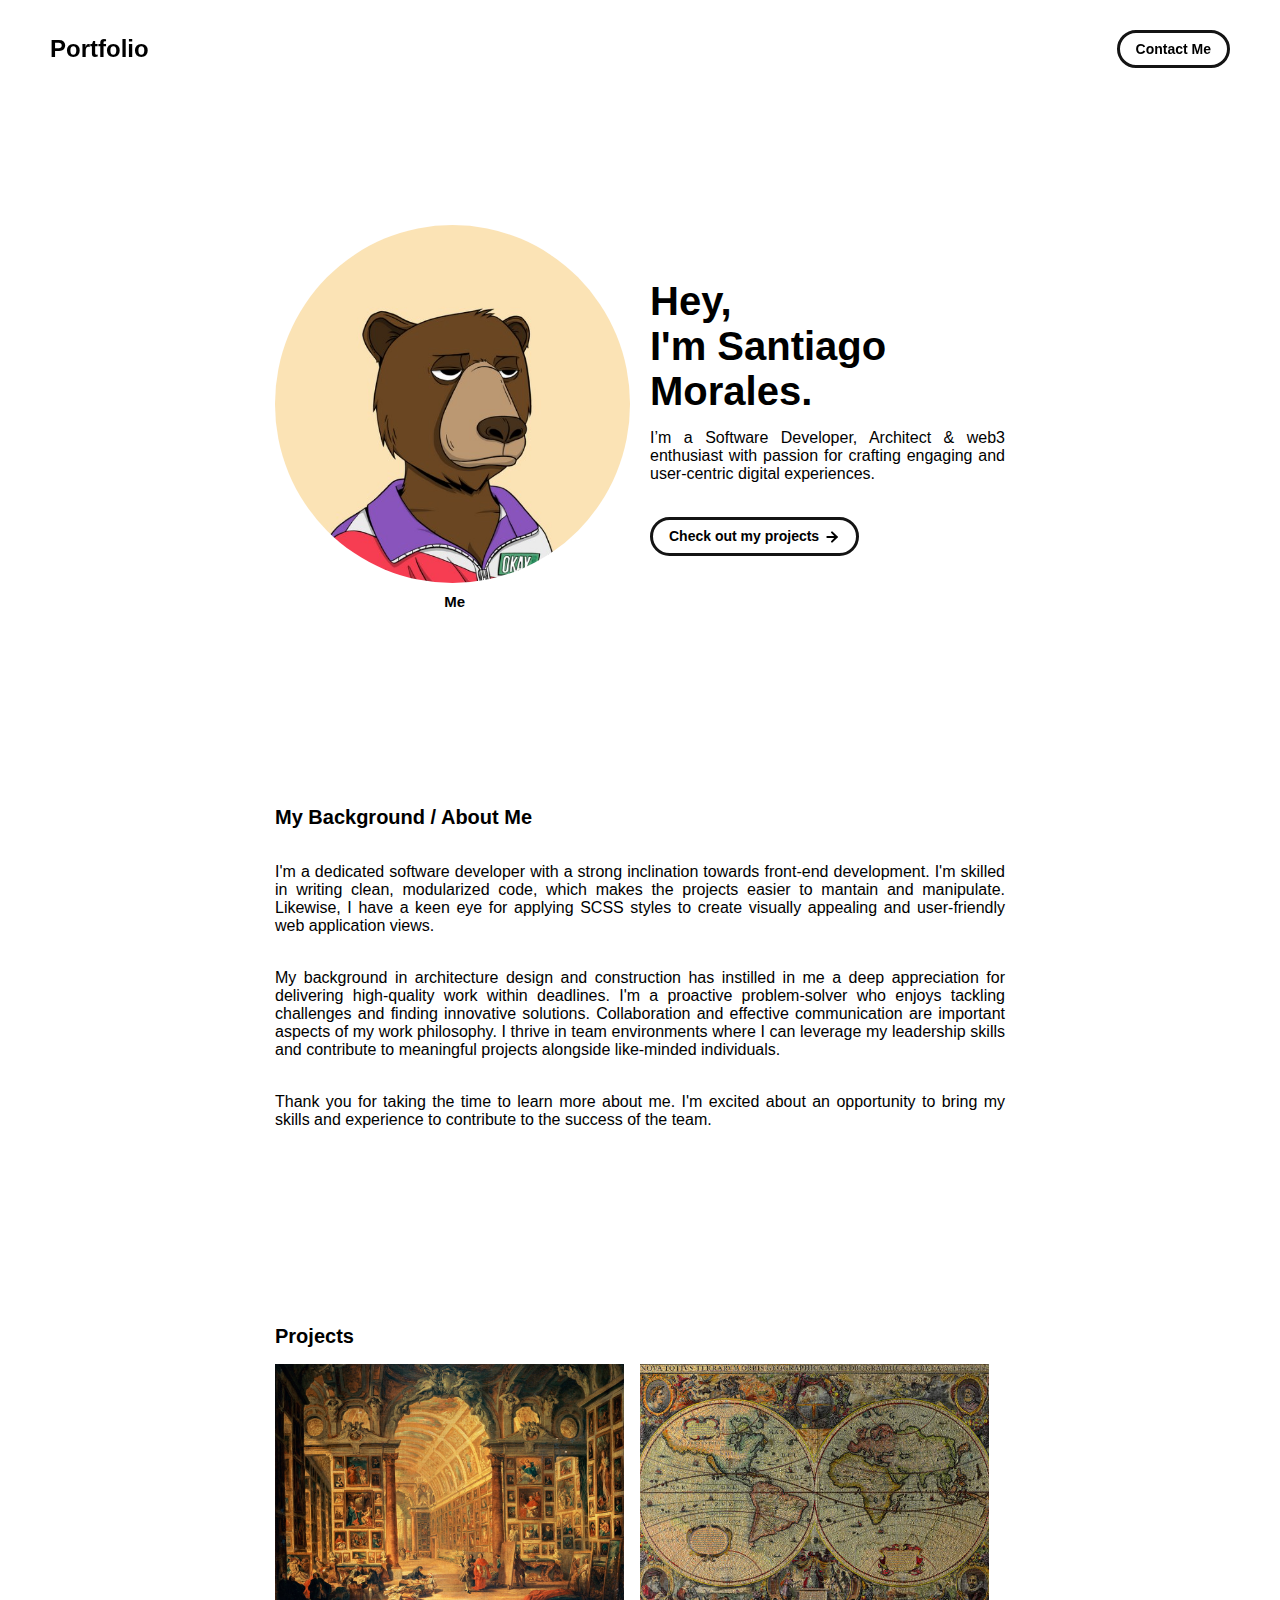
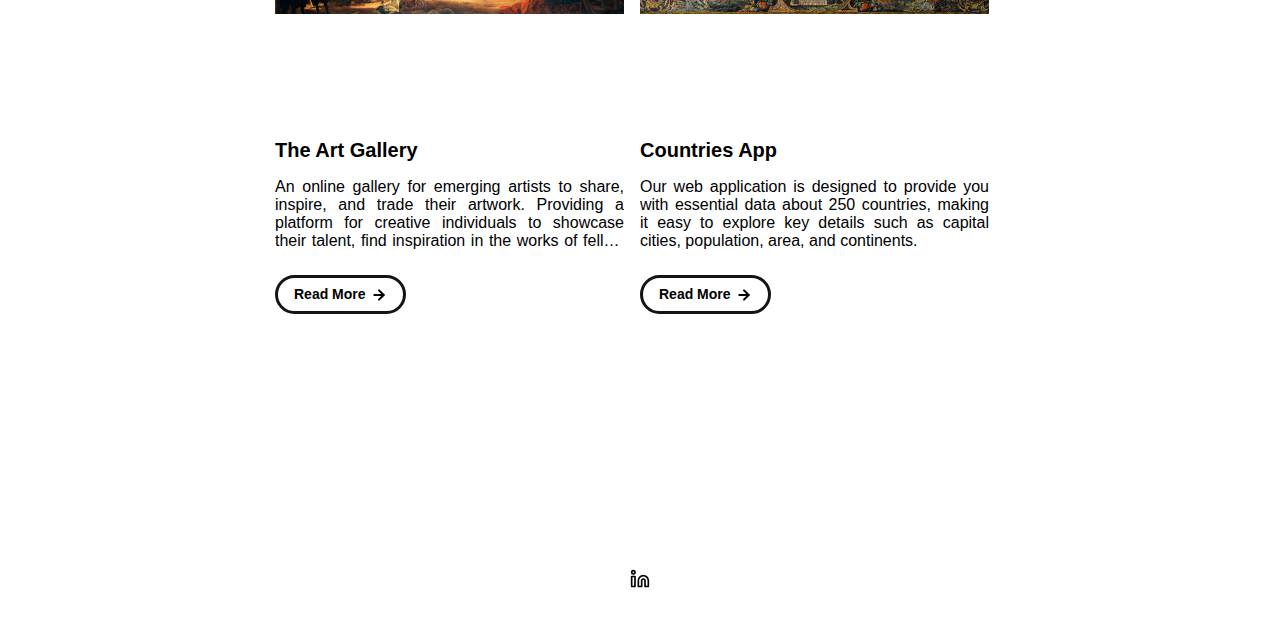
<file: index.html>
<!DOCTYPE html>
<html lang="en">
	<head>
		<meta charset="utf-8" />

		<link rel="icon" href="./assets/images/bear.jpg" />
		<title>Portfolio</title>
		<meta name="description" content="Portfolio" />
		<meta name="viewport" content="width=device-width, initial-scale=1" />

		<link rel="stylesheet" href="./css/layout.css" />
		<link rel="stylesheet" href="./css/typography.css" />
		<link rel="stylesheet" href="./css/utilities.css" />

		<script defer src="./js/script.js"></script>
	</head>
	<body>
		<!-- NAVBAR -->
		<div class="navbar">
			<!-- <a class="nav-title-link" href="./index.html"> -->
			<span class="nav-title">Portfolio</span>
			<a class="button" href="https://mail.google.com/mail/?view=cm&to=santiagoemezeta@gmail.com" target="_blank">
				<span class="button-text">Contact Me</span>
			</a>
			<!-- </a> -->
		</div>

		<!-- MAIN PAGE CONTENT -->
		<div id="main-content">
			<!-- PORTFOLIO HEADER -->
			<div id="portfolio-header">
				<div id="portfolio-header-image-container">
					<img src="./assets/images/bear.jpg" class="portfolio-header-image" />

					<a class="no-underline-me" target="_blank" href="https://github.com/Ssamza">
						<span class="button-Me">&nbsp;Me</span>
						<!-- <image src="./assets/icons/github.svg" class="github-icon"/> -->
					</a>
				</div>

				<div id="portfolio-header-text-container">
					<div class="header-text">
						<span class="main-title"
							>Hey,
							<br />
							I'm Santiago Morales.</span
						>

						<div class="body-descrip">
							I’m a Software Developer, Architect & web3 enthusiast with passion for crafting engaging and user-centric digital experiences.
						</div>
					</div>
					<a class="button" id="my-work-link">
						<span class="button-text">Check out my projects</span>
						<image src="./assets/icons/arrow-right.svg" class="right-arrow-icon" />
					</a>
				</div>
			</div>

			<!-- ABOUT SECTION -->

			<div id="about-section">
				<span class="subheader-text">My Background / About Me</span>
				<div class="about-section-content">
					<div class="body-text">
						<br />
						I'm a dedicated software developer with a strong inclination towards front-end development. I'm skilled in writing clean, modularized code, which
						makes the projects easier to mantain and manipulate. Likewise, I have a keen eye for applying SCSS styles to create visually appealing and
						user-friendly web application views.
						<!-- On the back end, I specialize in utilizing technologies such as Node.js, Express, and SQL. I excel at designing and implementing robust architectures, creating efficient data models, and building secure APIs. 
            I am passionate about organizing data logic, establishing clear routes, as well as ensuring cohesive relationships within the database. -->
					</div>
					<div class="body-text">
						My background in architecture design and construction has instilled in me a deep appreciation for delivering high-quality work within deadlines. I'm
						a proactive problem-solver who enjoys tackling challenges and finding innovative solutions. Collaboration and effective communication are important
						aspects of my work philosophy. I thrive in team environments where I can leverage my leadership skills and contribute to meaningful projects
						alongside like-minded individuals.
					</div>
					<div class="body-text">
						Thank you for taking the time to learn more about me. I'm excited about an opportunity to bring my skills and experience to contribute to the
						success of the team.
					</div>
				</div>
			</div>

			<!-- PROJECTS / MY WORK SECTION -->
			<div id="my-work-section">
				<span class="subheader-text">Projects</span>

				<div class="projects-container">
					<!-- 
            Project card strcuture 
            <div class="project-card">
              <img src="./assets/images/IMAGE_NAME" class="project-image">
              <div class="project-card-text-container">
                <div class="subheader-text project-title">PROJECT_NAME</div>
                <div class="body-text project-card-text">SMALL_PROJECT_DESCRIPTION</div>
              </div>
              <a class="button" href="./project-pages/PROJECT_PAGE_NAME.html">
                <span class="button-text">Read More</span>
                <image src="./assets/icons/arrow-right.svg" class="right-arrow-icon"/>
              </a>
            </div>
          -->

					<div class="project-card">
						<img src="./assets/images/artgallery.jpg" class="project-image" />
						<div class="project-card-text-container">
							<div class="subheader-text project-title">The Art Gallery</div>
							<div class="body-text project-card-text">
								An online gallery for emerging artists to share, inspire, and trade their artwork. Providing a platform for creative individuals to showcase
								their talent, find inspiration in the works of fellow artists, and engage in buying and selling art pieces. Discover a vibrant community of
								emerging artists and their captivating creations.
							</div>
						</div>
						<a class="button" href="./project-pages/TheArtGallery.html">
							<span class="button-text">Read More</span>
							<image src="./assets/icons/arrow-right.svg" class="right-arrow-icon" />
						</a>
					</div>
					<div class="project-card">
						<img src="./assets/images/countries.jpg" class="project-image" />
						<div class="project-card-text-container">
							<div class="subheader-text project-title">Countries App</div>
							<div class="body-text project-card-text">
								Our web application is designed to provide you with essential data about 250 countries, making it easy to explore key details such as capital
								cities, population, area, and continents.
							</div>
						</div>
						<a class="button" href="./project-pages/countries.html">
							<span class="button-text">Read More</span>
							<image src="./assets/icons/arrow-right.svg" class="right-arrow-icon" />
						</a>
					</div>
					<!-- <div class="project-card"> -->
					<!-- <img
							src="./assets/images/rick_mortyFilter.jpg"
							class="project-image"
						/>
						<div class="project-card-text-container">
							<div class="subheader-text project-title">Ricky & Morty App</div>
							<div class="body-text project-card-text">
								Elit pellentesque habitant morbi tristique senectus et netus et.
								Elementum tempus egestas sed sed risus pretium quam. Nibh ipsum
								consequat nisl vel pretium
							</div>
						</div>
						<a class="button" href="./project-pages/rick_morty.html">
							<span class="button-text">Read More</span>
							<image
								src="./assets/icons/arrow-right.svg"
								class="right-arrow-icon"
							/>
						</a> -->
					<!-- </div> -->
				</div>
			</div>
		</div>

		<!-- FOOTER -->
		<div id="footer">
			<!-- <a class="icon-link" target="_blank" href="https://instagram.com">
        <image src="./assets/icons/instagram.svg" class="footer-icon"/>
      </a> -->

			<!-- <a class="icon-link" target="_blank" href="https://twitter.com">
        <image src="./assets/icons/twitter.svg" class="footer-icon"/>
      </a> -->
			<a class="icon-link" target="_blank" href="https://www.linkedin.com/in/morales-santiago/">
				<image src="../assets/icons/linkedin.svg" class="footer-icon" />
			</a>
		</div>
	</body>
</html>
</file>
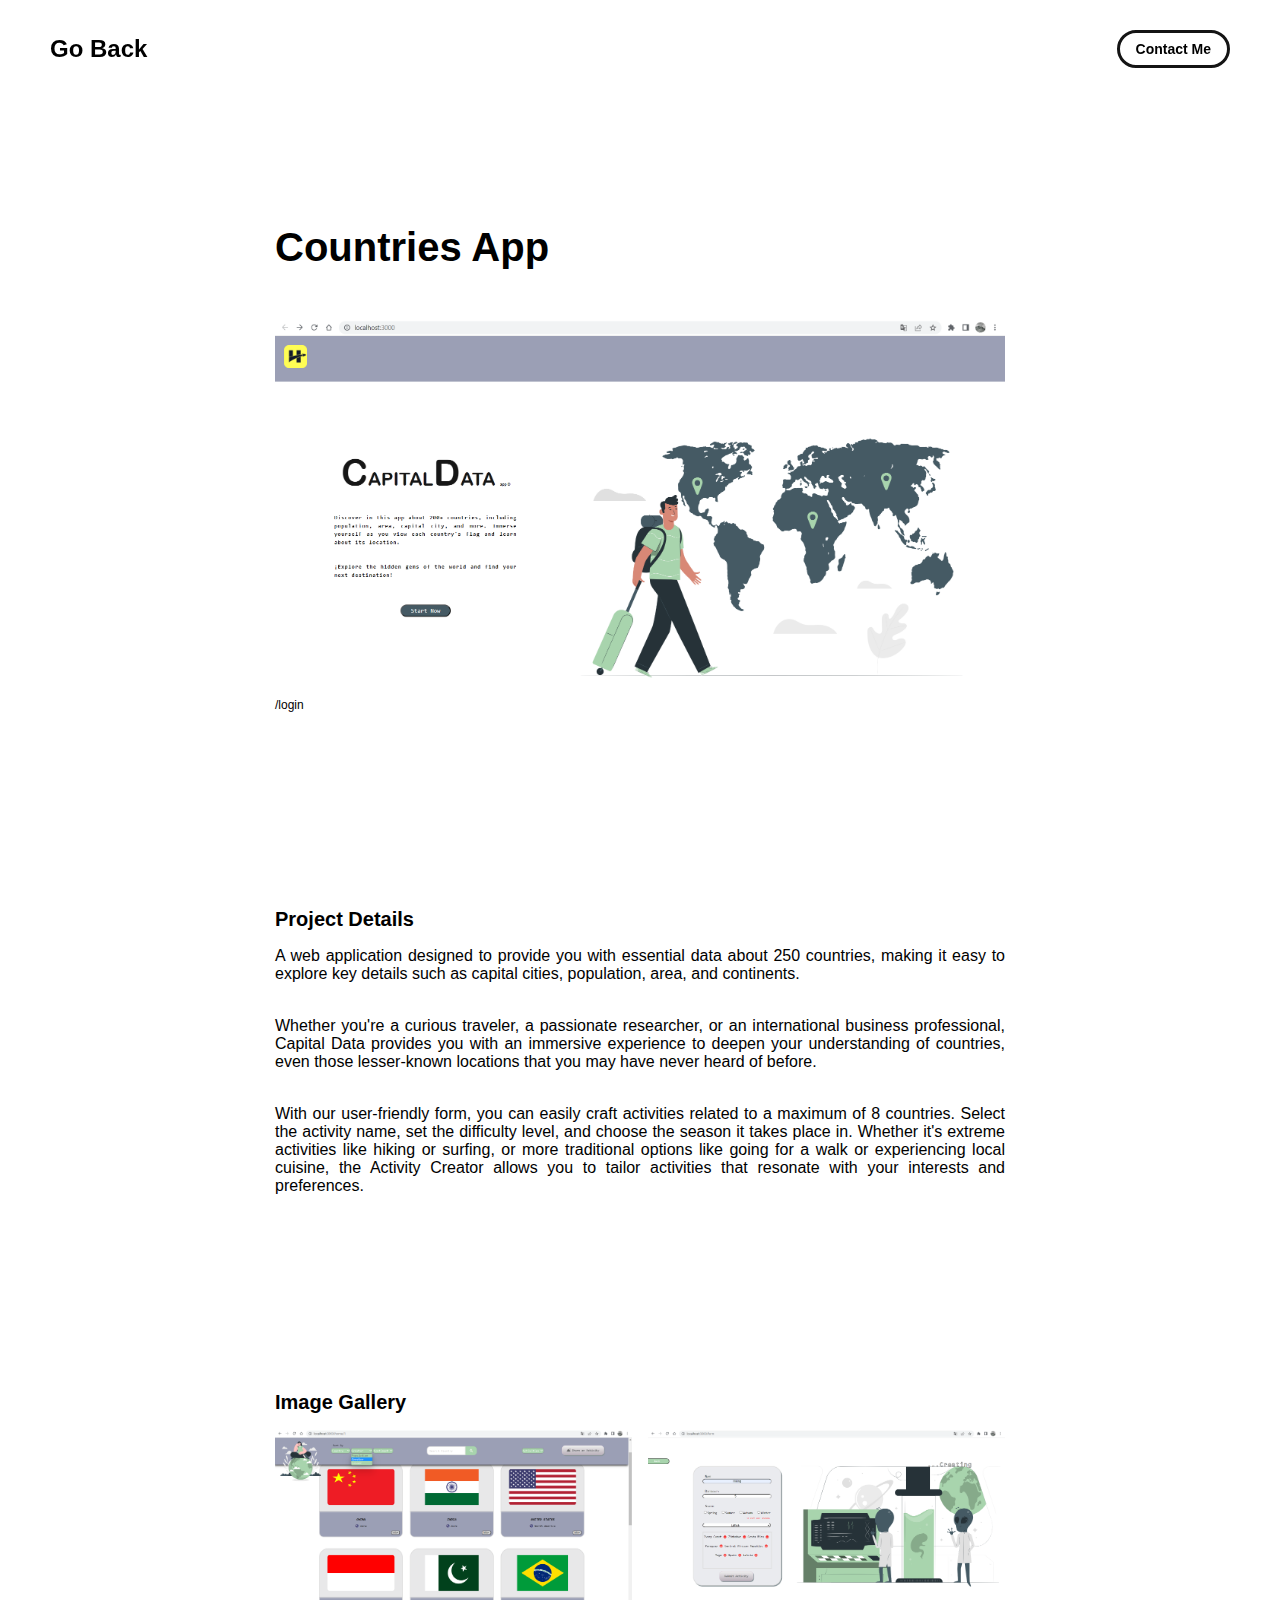
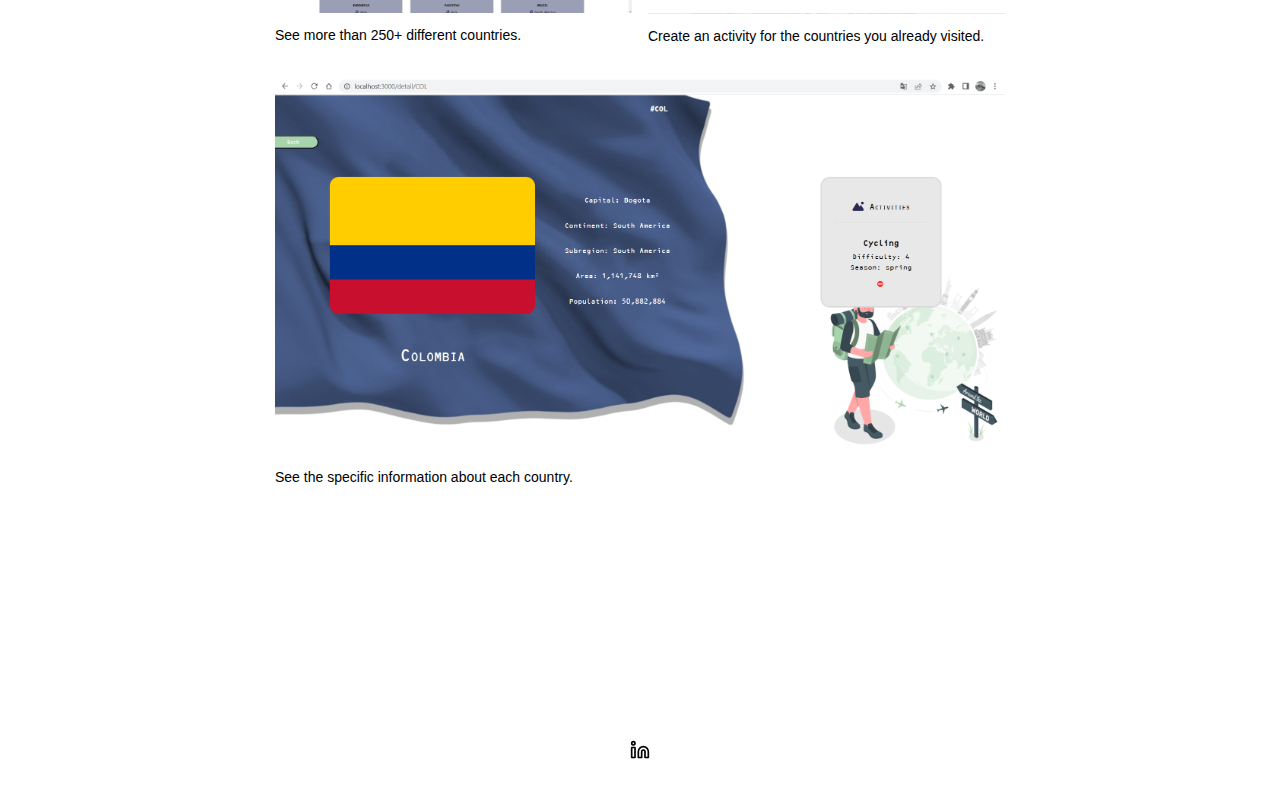
<file: project-pages/countries.html>
<!-- 
  IMPORTANT! 
  
  Keep this file unchanged to use as a template for all future project pages. 

  For every new project you add to your portfolio, make a copy of this file in the
  'project-pages' folder with a name related to the project.
-->


<!DOCTYPE html>
<html lang="en">
	<head>
		<meta charset="utf-8">
    <!-- 
      TODO

      Upload your Unemployable (or whatever photo you like) to the assets/images folder
      and change the name of the image below to match the uploaded one

      Change the title in the <title> tag to whatever you would like the title of your portfolio to be

      This should be the same across all pages.
     -->
     <link rel="icon" href="../assets/images/bear.jpg" />
     <title>Portfolio</title>
    <meta name="description" content="Portfolio">
    <meta name="viewport" content="width=device-width, initial-scale=1" />

		<link rel="stylesheet" href="../css/layout.css">
    <link rel="stylesheet" href="../css/typography.css">
    <link rel="stylesheet" href="../css/utilities.css">

		<script defer src="../js/script.js"></script>
	</head>
	<body>
    <!-- NAVBAR -->
    <div class="navbar">
      <a class="nav-title-link" href="../index.html">
        <!-- 
          TODO - Change the "Portfolio Title" to whatever you want displayed in the top left

          (this should be the same across all pages)
         -->
        <span class="nav-title">Go Back</span>
        <!-- 
          TODO - Change the email after 'mailto:' to your email address for contact 
        
          (this should be the same across all pages)
        -->
        <a
				class="button"
				href="https://mail.google.com/mail/?view=cm&to=santiagoemezeta@gmail.com"
				target="_blank"
			>
				<span class="button-text">Contact Me</span>
			</a>
      </a>
    </div>

    <!-- MAIN PAGE CONTENT -->
    <div id="main-content">

      <!-- PROJECT HEADER -->
      <div id="project-header">
          <!-- 
            TODO

            - Change the 'main-title' text to the name of your project
            - Change the 'body-text' text to a short and sweet description of your project (maybe the same as the one on the project card)
            - Change "desktop.jpeg" to the image filename you uploaded in the assets/images folder.
          -->
        <div class="main-title">Countries App</div>
        <br>
        <div>
        <a href="../assets/images/CountriesLanding.png" target="_blank">
        <image class="project-header-image" src="../assets/images/CountriesLanding.png">
        </a>
          <div class="body-title">/login</div>
        </div>
      </div>

      <!-- PROJECT DETAILS -->
      <!-- 
        TODO

        - Change the 'subheader-text' to whatever header you want for project details
        - Add paragraphs using the <div class="body-text"></div> elements in the "project-details-content"
      -->
      <div id="project-details">
        <div class="subheader-text">Project Details</div>
        <div class="project-details-content">
          <div class="body-text">
            A web application designed to provide you with essential
								data about 250 countries, making it easy to explore key details
								such as capital cities, population, area, and continents.
          </div>
          <div class="body-text">
            Whether you're a curious traveler, a passionate researcher, or an international business professional, 
            Capital Data provides you with an immersive experience to deepen your understanding of countries, 
            even those lesser-known locations that you may have never heard of before.
          </div>
          <div class="body-text">
            With our user-friendly form, you can easily craft activities related to a maximum of 8 countries.
            Select the activity name, set the difficulty level, and choose the season it takes place in.
            Whether it's extreme activities like hiking or surfing, or more traditional options like going for a walk or experiencing local cuisine, 
            the Activity Creator allows you to tailor activities that resonate with your interests and preferences.
          </div>
        </div>
      </div>

      <!-- IMAGE GALLERY -->
      <div id="project-gallery">
        <!-- TODO - Change the 'subheader-text' to whatever you want the Gallery section header to say -->
        <div class="subheader-text">Image Gallery</div>
        <div class="project-gallery-content">
            <!-- 
              TODO

              This is where the images in the gallery live. Here's a simple gallery image for you to copy:

              Full Width Image:

                <div class="gallery-image-container">
                  <img src="../assets/images/IMAGE_NAME" class="gallery-image">
                  <span class="image-caption">IMAGE_CAPTION</span>
                </div>

              Half Width Image: 

                <div class="gallery-image-container half-width">
                  <img src="../assets/images/IMAGE_NAME" class="gallery-image">
                  <span class="image-caption">IMAGE_CAPTION</span>
                </div>

              - To add an image to the this area, copy one of the above, paste it below this comment, and change the following:
                  - IMAGE_NAME: the name of the image file in assets/images
                  - IMAGE_CAPTION: to the caption of the image
            -->
            <div class="gallery-image-container half-width">
              <a href="../assets/images/CountriesHome.png" target="_blank"> <!-- Aquí agregamos el enlace -->
                <img src="../assets/images/CountriesHome.png" class="gallery-image">
              </a>
              <span class="image-caption">See more than 250+ different countries.</span>
            </div>
            <div class="gallery-image-container half-width">
              <a href="../assets/images/CountriesForm.png" target="_blank"> <!-- Aquí agregamos el enlace -->
                <img src="../assets/images/CountriesForm.png" class="gallery-image">
              </a>
              <span class="image-caption">Create an activity for the countries you already visited.</span>
            </div>
            <div class="gallery-image-container">
              <a href="../assets/images/CountriesDetail.png" target="_blank"> <!-- Aquí agregamos el enlace -->
                <img src="../assets/images/CountriesDetail.png" class="gallery-image">
              </a>
              <span class="image-caption">See the specific information about each country.</span>
            </div>
            
        </div>
      </div>
    </div>

    <!-- FOOTER -->
    <div id="footer">
      <!-- 
        TODO - Change href to your Instagram account (can also delete entire "a" element if no Instagram) 

        This should be the same across all pages.
      -->
      <!-- <a class="icon-link" target="_blank" href="https://twitter.com/whitevans_eth">
        <image src="../assets/icons/instagram.svg" class="footer-icon"/>
      </a> -->

      <a class="icon-link" target="_blank" href="https://www.linkedin.com/in/morales-santiago/">
        <image src="../assets/icons/linkedin.svg" class="footer-icon"/>
      </a>
<!-- 
      <a class="icon-link" href="mailto:whitevans.eth@gmail.com">
        <image src="../assets/icons/mail.svg" class="footer-icon"/>
      </a> -->
    </div>

	</body>
</html>
</file>
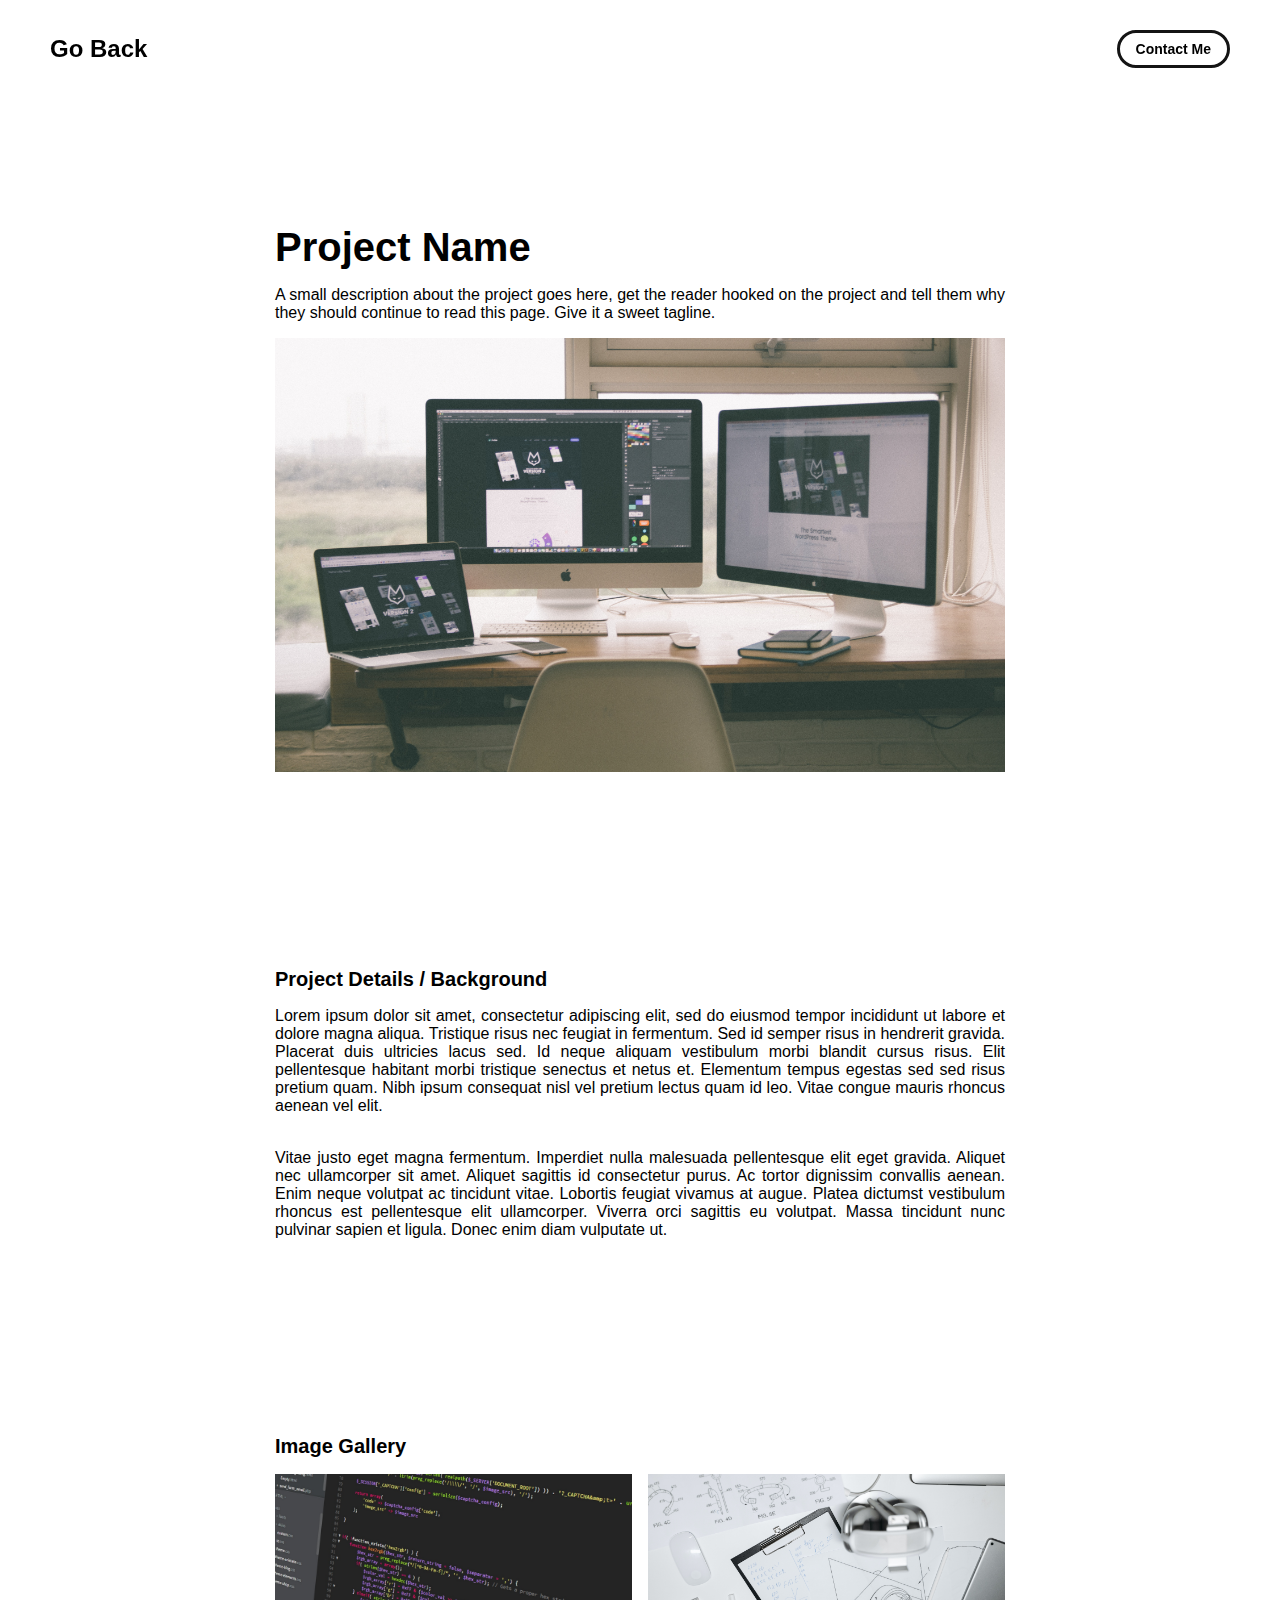
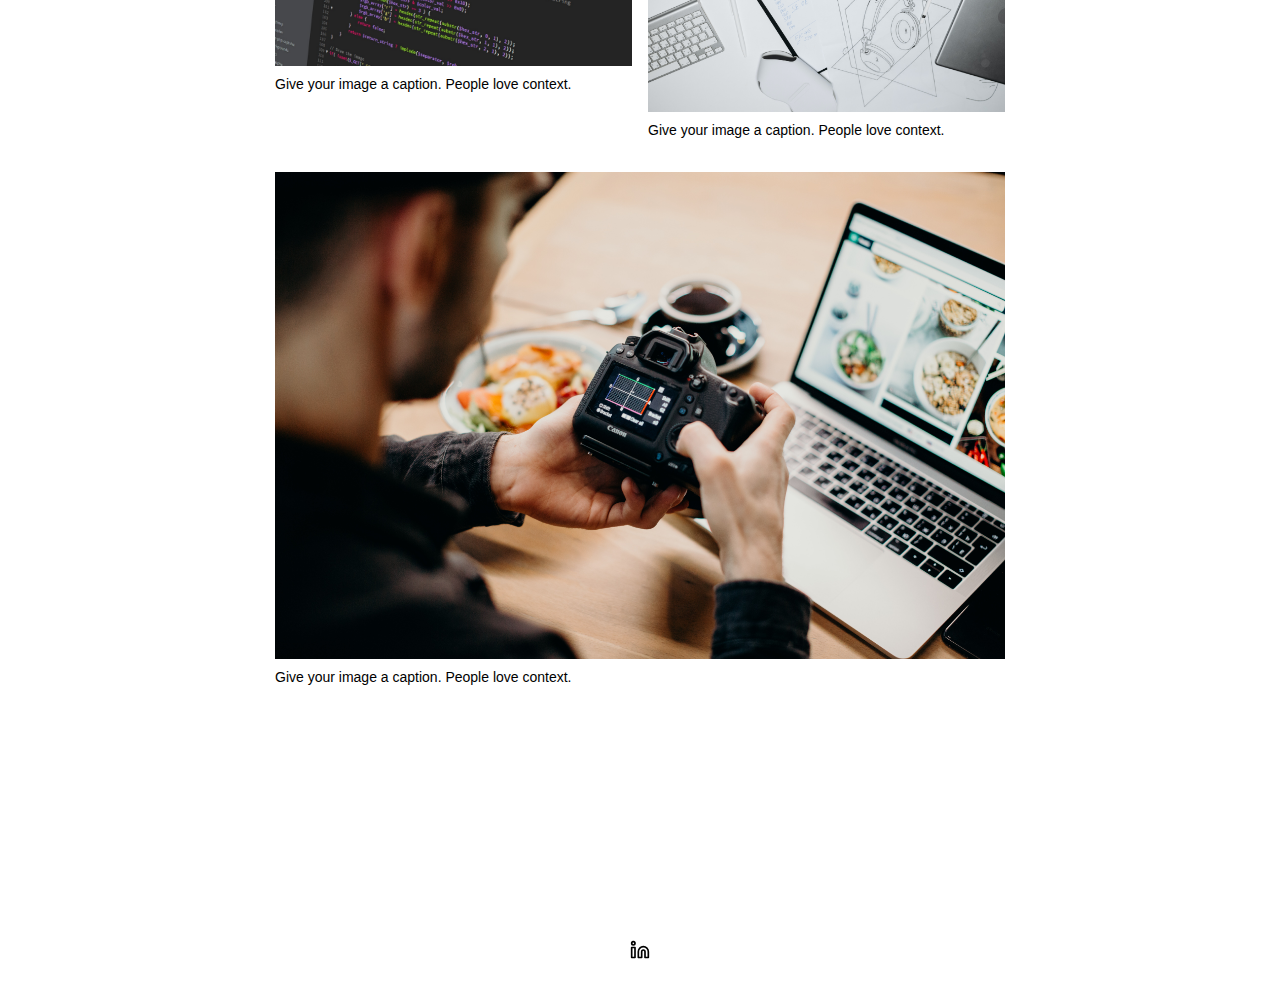
<file: project-pages/project-template.html>
<!-- 
  IMPORTANT! 
  
  Keep this file unchanged to use as a template for all future project pages. 

  For every new project you add to your portfolio, make a copy of this file in the
  'project-pages' folder with a name related to the project.
-->


<!DOCTYPE html>
<html lang="en">
	<head>
		<meta charset="utf-8">
    <!-- 
      TODO

      Upload your Unemployable (or whatever photo you like) to the assets/images folder
      and change the name of the image below to match the uploaded one

      Change the title in the <title> tag to whatever you would like the title of your portfolio to be

      This should be the same across all pages.
     -->
     <link rel="icon" href="../assets/images/1311.png" />
     <title>Unemployables Portfolio</title>
    <meta name="description" content="A portfolio template for the Unemployables community.">
    <meta name="viewport" content="width=device-width, initial-scale=1" />

		<link rel="stylesheet" href="../css/layout.css">
    <link rel="stylesheet" href="../css/typography.css">
    <link rel="stylesheet" href="../css/utilities.css">

		<script defer src="../js/script.js"></script>
	</head>
	<body>
    <!-- NAVBAR -->
    <div class="navbar">
      <a class="nav-title-link" href="../index.html">
        <!-- 
          TODO - Change the "Portfolio Title" to whatever you want displayed in the top left

          (this should be the same across all pages)
         -->
        <span class="nav-title">Go Back</span>
        <!-- 
          TODO - Change the email after 'mailto:' to your email address for contact 
        
          (this should be the same across all pages)
        -->
        <a class="button" href="mailto:whitevans.eth@gmail.com">
          <span class="button-text">Contact Me</span>
        </a>
      </a>
    </div>

    <!-- MAIN PAGE CONTENT -->
    <div id="main-content">

      <!-- PROJECT HEADER -->
      <div id="project-header">
          <!-- 
            TODO

            - Change the 'main-title' text to the name of your project
            - Change the 'body-text' text to a short and sweet description of your project (maybe the same as the one on the project card)
            - Change "desktop.jpeg" to the image filename you uploaded in the assets/images folder.
          -->
        <div class="main-title">Project Name</div>
        <div class="body-text">A small description about the project goes here, get the reader hooked on the project and tell them why they should continue to read this page. Give it a sweet tagline.</div>
        <image class="project-header-image" src="../assets/images/desktop.jpeg">
      </div>

      <!-- PROJECT DETAILS -->
      <!-- 
        TODO

        - Change the 'subheader-text' to whatever header you want for project details
        - Add paragraphs using the <div class="body-text"></div> elements in the "project-details-content"
      -->
      <div id="project-details">
        <div class="subheader-text">Project Details / Background</div>
        <div class="project-details-content">
          <div class="body-text">Lorem ipsum dolor sit amet, consectetur adipiscing elit, sed do eiusmod tempor incididunt ut labore et dolore magna aliqua. Tristique risus nec feugiat in fermentum. Sed id semper risus in hendrerit gravida. Placerat duis ultricies lacus sed. Id neque aliquam vestibulum morbi blandit cursus risus. Elit pellentesque habitant morbi tristique senectus et netus et. Elementum tempus egestas sed sed risus pretium quam. Nibh ipsum consequat nisl vel pretium lectus quam id leo. Vitae congue mauris rhoncus aenean vel elit.</div>
          <div class="body-text">Vitae justo eget magna fermentum. Imperdiet nulla malesuada pellentesque elit eget gravida. Aliquet nec ullamcorper sit amet. Aliquet sagittis id consectetur purus. Ac tortor dignissim convallis aenean. Enim neque volutpat ac tincidunt vitae. Lobortis feugiat vivamus at augue. Platea dictumst vestibulum rhoncus est pellentesque elit ullamcorper. Viverra orci sagittis eu volutpat. Massa tincidunt nunc pulvinar sapien et ligula. Donec enim diam vulputate ut.</div>
        </div>
      </div>

      <!-- IMAGE GALLERY -->
      <div id="project-gallery">
        <!-- TODO - Change the 'subheader-text' to whatever you want the Gallery section header to say -->
        <div class="subheader-text">Image Gallery</div>
        <div class="project-gallery-content">
            <!-- 
              TODO

              This is where the images in the gallery live. Here's a simple gallery image for you to copy:

              Full Width Image:

                <div class="gallery-image-container">
                  <img src="../assets/images/IMAGE_NAME" class="gallery-image">
                  <span class="image-caption">IMAGE_CAPTION</span>
                </div>

              Half Width Image: 

                <div class="gallery-image-container half-width">
                  <img src="../assets/images/IMAGE_NAME" class="gallery-image">
                  <span class="image-caption">IMAGE_CAPTION</span>
                </div>

              - To add an image to the this area, copy one of the above, paste it below this comment, and change the following:
                  - IMAGE_NAME: the name of the image file in assets/images
                  - IMAGE_CAPTION: to the caption of the image
            -->
            <div class="gallery-image-container half-width">
              <img src="../assets/images/code.jpeg" class="gallery-image">
              <span class="image-caption">Give your image a caption. People love context.</span>
            </div>
            <div class="gallery-image-container half-width">
              <img src="../assets/images/sketchbook.jpeg" class="gallery-image">
              <span class="image-caption">Give your image a caption. People love context.</span>
            </div>
            <div class="gallery-image-container">
              <img src="../assets/images/camera.jpeg" class="gallery-image">
              <span class="image-caption">Give your image a caption. People love context.</span>
            </div>
        </div>
      </div>
    </div>

    <!-- FOOTER -->
    <div id="footer">
      <!-- 
        TODO - Change href to your Instagram account (can also delete entire "a" element if no Instagram) 

        This should be the same across all pages.
      -->
      <!-- <a class="icon-link" target="_blank" href="https://twitter.com/whitevans_eth">
        <image src="../assets/icons/instagram.svg" class="footer-icon"/>
      </a> -->

      <a class="icon-link" target="_blank" href="https://www.linkedin.com/in/morales-santiago/">
        <image src="../assets/icons/linkedin.svg" class="footer-icon"/>
      </a>
<!-- 
      <a class="icon-link" href="mailto:whitevans.eth@gmail.com">
        <image src="../assets/icons/mail.svg" class="footer-icon"/>
      </a> -->
    </div>

	</body>
</html>
</file>
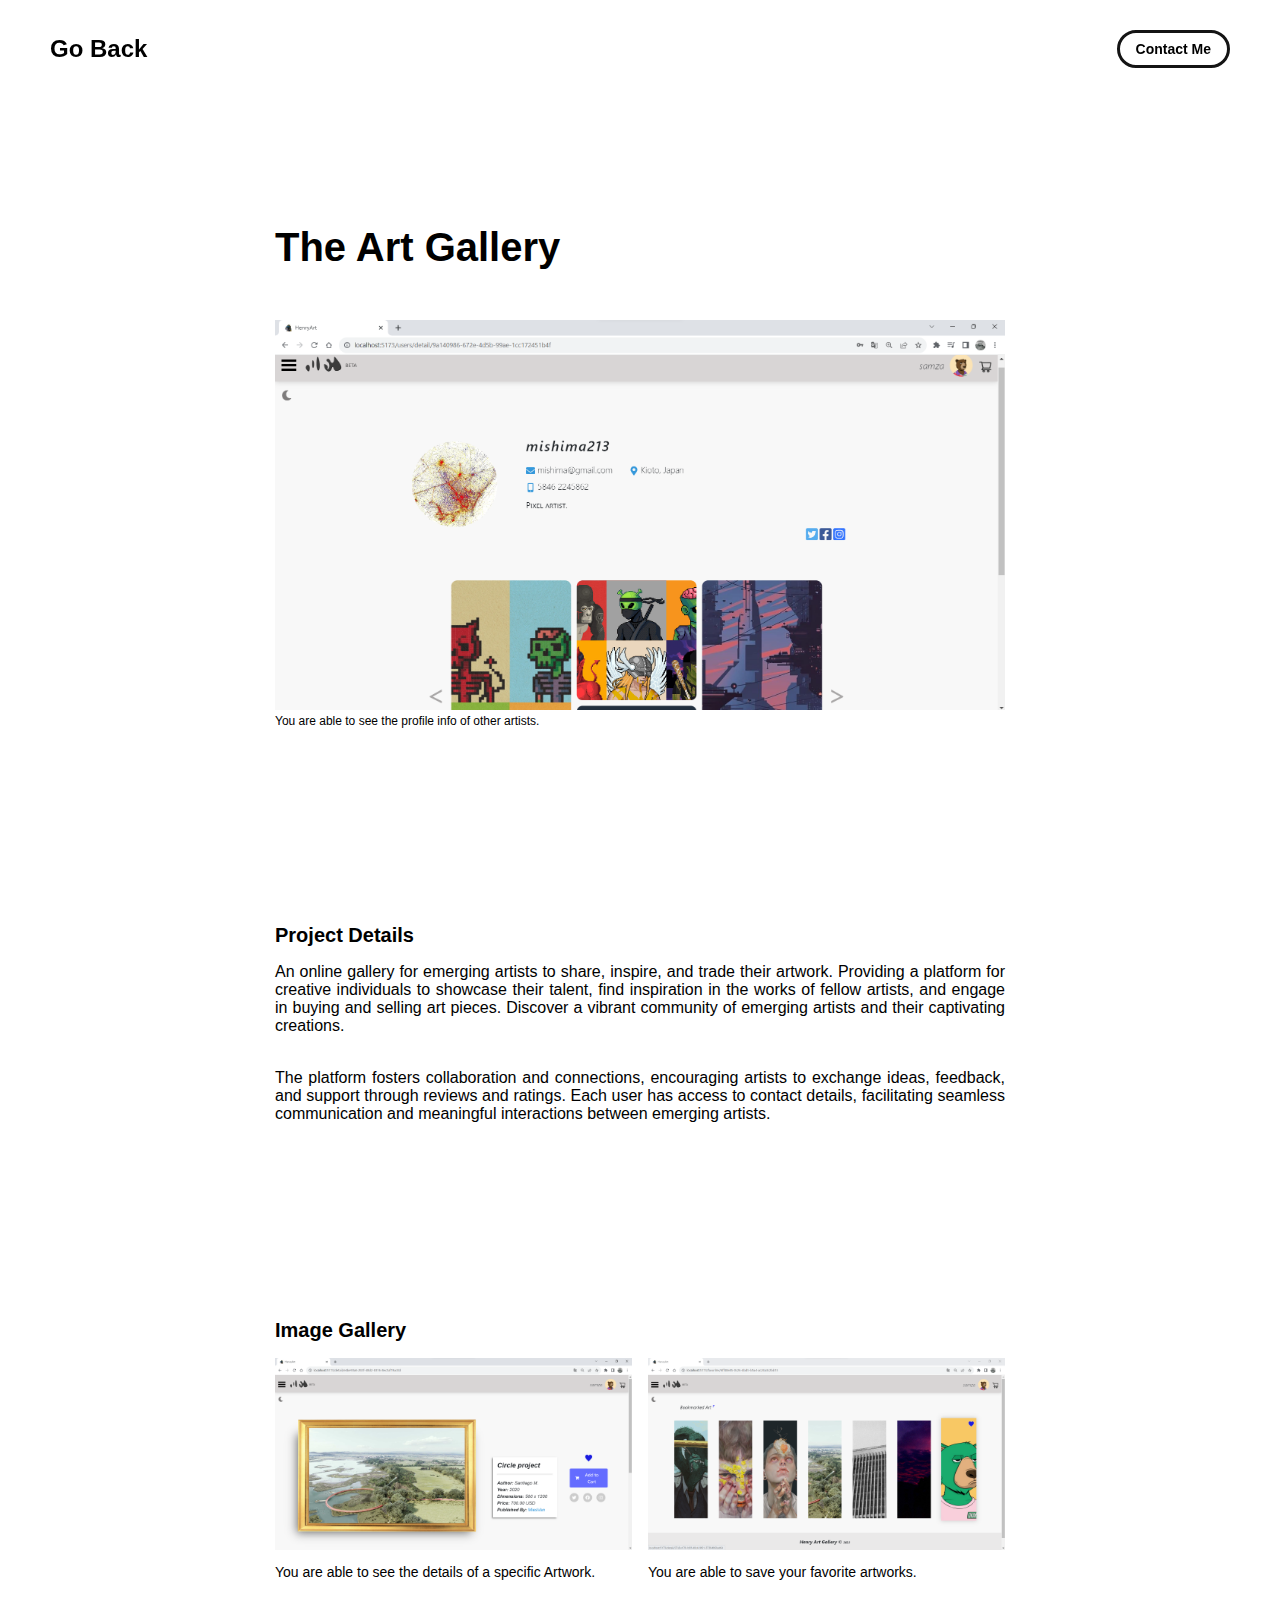
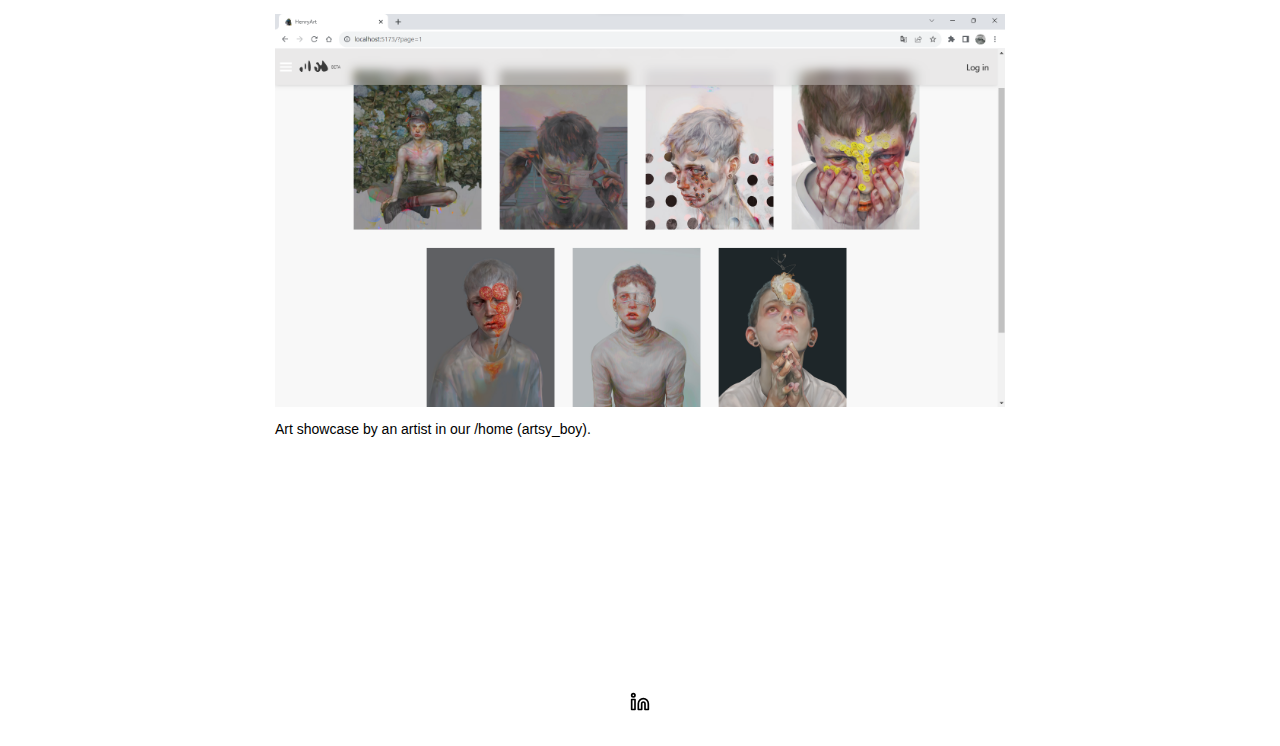
<file: project-pages/TheArtGallery.html>
<!-- 
  IMPORTANT! 
  
  Keep this file unchanged to use as a template for all future project pages. 

  For every new project you add to your portfolio, make a copy of this file in the
  'project-pages' folder with a name related to the project.
-->


<!DOCTYPE html>
<html lang="en">
	<head>
		<meta charset="utf-8">
    <!-- 
      TODO

      Upload your Unemployable (or whatever photo you like) to the assets/images folder
      and change the name of the image below to match the uploaded one

      Change the title in the <title> tag to whatever you would like the title of your portfolio to be

      This should be the same across all pages.
     -->
     <link rel="icon" href="../assets/images/bear.jpg" />
     <title>Portfolio</title>
    <meta name="description" content="Portfolio">
    <meta name="viewport" content="width=device-width, initial-scale=1" />

		<link rel="stylesheet" href="../css/layout.css">
    <link rel="stylesheet" href="../css/typography.css">
    <link rel="stylesheet" href="../css/utilities.css">

		<script defer src="../js/script.js"></script>
	</head>
	<body>
    <!-- NAVBAR -->
    <div class="navbar">
      <a class="nav-title-link" href="../index.html">
        <!-- 
          TODO - Change the "Portfolio Title" to whatever you want displayed in the top left

          (this should be the same across all pages)
         -->
        <span class="nav-title">Go Back</span>
        <!-- 
          TODO - Change the email after 'mailto:' to your email address for contact 
        
          (this should be the same across all pages)
        -->
        <a
				class="button"
				href="https://mail.google.com/mail/?view=cm&to=santiagoemezeta@gmail.com"
				target="_blank"
			>
				<span class="button-text">Contact Me</span>
			</a>
      </a>
    </div>

    <!-- MAIN PAGE CONTENT -->
    <div id="main-content">

      <!-- PROJECT HEADER -->
      <div id="project-header">
          <!-- 
            TODO

            - Change the 'main-title' text to the name of your project
            - Change the 'body-text' text to a short and sweet description of your project (maybe the same as the one on the project card)
            - Change "desktop.jpeg" to the image filename you uploaded in the assets/images folder.
          -->
        <div class="main-title">The Art Gallery</div>
        <br>
        <div>
        <a href="../assets/images/ArtUserDetail.png" target="_blank">
        <image class="project-header-image" src="../assets/images/ArtUserDetail.png">
        </a>
          <div class="body-title">You are able to see the profile info of other artists.</div>
        </div>
      </div>

      <!-- PROJECT DETAILS -->
      <!-- 
        TODO

        - Change the 'subheader-text' to whatever header you want for project details
        - Add paragraphs using the <div class="body-text"></div> elements in the "project-details-content"
      -->
      <div id="project-details">
        <div class="subheader-text">Project Details</div>
        <div class="project-details-content">
          <div class="body-text">An online gallery for emerging artists to share, inspire, and
            trade their artwork. Providing a platform for creative
            individuals to showcase their talent, find inspiration in the
            works of fellow artists, and engage in buying and selling art
            pieces. Discover a vibrant community of emerging artists and
            their captivating creations.
        </div>
          <div class="body-text">
            The platform fosters collaboration and connections, encouraging artists to exchange ideas, feedback, and support through reviews and ratings.
            Each user has access to contact details, facilitating seamless communication and meaningful interactions between emerging artists.
          </div>
        </div>
      </div>

      <!-- IMAGE GALLERY -->
      <div id="project-gallery">
        <!-- TODO - Change the 'subheader-text' to whatever you want the Gallery section header to say -->
        <div class="subheader-text">Image Gallery</div>
        <div class="project-gallery-content">
            <!-- 
              TODO

              This is where the images in the gallery live. Here's a simple gallery image for you to copy:

              Full Width Image:

                <div class="gallery-image-container">
                  <img src="../assets/images/IMAGE_NAME" class="gallery-image">
                  <span class="image-caption">IMAGE_CAPTION</span>
                </div>

              Half Width Image: 

                <div class="gallery-image-container half-width">
                  <img src="../assets/images/IMAGE_NAME" class="gallery-image">
                  <span class="image-caption">IMAGE_CAPTION</span>
                </div>

              - To add an image to the this area, copy one of the above, paste it below this comment, and change the following:
                  - IMAGE_NAME: the name of the image file in assets/images
                  - IMAGE_CAPTION: to the caption of the image
            -->
            <div class="gallery-image-container half-width">
              <a href="../assets/images/ArtDetail.png" target="_blank"> <!-- Aquí agregamos el enlace -->
                <img src="../assets/images/ArtDetail.png" class="gallery-image">
              </a>
              <span class="image-caption">You are able to see the details of a specific Artwork.</span>
            </div>
            <div class="gallery-image-container half-width">
              <a href="../assets/images/ArtFavs.png" target="_blank"> <!-- Aquí agregamos el enlace -->
                <img src="../assets/images/ArtFavs.png" class="gallery-image">
              </a>
              <span class="image-caption">You are able to save your favorite artworks.</span>
            </div>
            <div class="gallery-image-container">
              <a href="../assets/images/ArtHome.png" target="_blank"> <!-- Aquí agregamos el enlace -->
                <img src="../assets/images/ArtHome.png" class="gallery-image">
              </a>
              <span class="image-caption">Art showcase by an artist in our /home (artsy_boy).</span>
            </div>
            
        </div>
      </div>
    </div>

    <!-- FOOTER -->
    <div id="footer">
      <!-- 
        TODO - Change href to your Instagram account (can also delete entire "a" element if no Instagram) 

        This should be the same across all pages.
      -->
      <!-- <a class="icon-link" target="_blank" href="https://twitter.com/whitevans_eth">
        <image src="../assets/icons/instagram.svg" class="footer-icon"/>
      </a> -->

      <a class="icon-link" target="_blank" href="https://www.linkedin.com/in/morales-santiago/">
        <image src="../assets/icons/linkedin.svg" class="footer-icon"/>
      </a>
<!-- 
      <a class="icon-link" href="mailto:whitevans.eth@gmail.com">
        <image src="../assets/icons/mail.svg" class="footer-icon"/>
      </a> -->
    </div>

	</body>
</html>
</file>
<file: css/layout.css>
* {
	box-sizing: border-box;
}

html {
	text-size-adjust: none;
	-webkit-text-size-adjust: none;
	-moz-text-size-adjust: none;
	-ms-text-size-adjust: none;
}

body {
	margin: 0;
	-webkit-font-smoothing: antialiased;
	-moz-osx-font-smoothing: grayscale;
}

/* Main Page Layout */

#main-content {
	margin: 225px 425px;
	display: flex;
	flex-direction: column;
	gap: 96px;
}

/* Portfolio Header */

#portfolio-header {
	display: flex;
	gap: 20px;
	align-items: center;
}

#portfolio-header-image-container {
	display: flex;
	flex-direction: column;
	gap: 10px;
	flex-basis: 50%;
}

.portfolio-header-image {
	width: 100%;
	height: auto;
	border-radius: 50%;
}

#portfolio-header-text-container {
	display: flex;
	flex-direction: column;
	gap: 34px;
	flex-basis: 50%;
}

/* About Section */

#about-section {
	display: flex;
	flex-direction: column;
	gap: 16px;
}

.about-section-content {
	display: flex;
	flex-direction: column;
	gap: 34px;
}

/* Project Section */

#my-work-section {
	display: flex;
	flex-direction: column;
	gap: 16px;
}

.projects-container {
	display: flex;
	gap: 34px 16px;
	flex-wrap: wrap;
}

/* Project Cards */

.project-card {
	max-width: calc((100% - 32px) / 2); /* 2 number of divisions */
	display: flex;
	flex-direction: column;
	gap: 25px;
}

.project-card-text-container {
	flex-direction: column;
	display: flex;
	gap: 16px;
}

.project-image {
	width: 100%;
	height: 250px;
	object-fit: cover;
	object-position: center;
}

/* Project Pages */

#project-header {
	display: flex;
	flex-direction: column;
	gap: 16px;
}

.project-header-image {
	width: 100%;
	height: auto;
}

#project-details {
	display: flex;
	flex-direction: column;
	gap: 16px;
}

.project-details-content {
	display: flex;
	flex-direction: column;
	gap: 34px;
}

/* Project Gallery */

#project-gallery {
	display: flex;
	flex-direction: column;
	gap: 16px;
}

.project-gallery-content {
	display: flex;
	flex-wrap: wrap;
	gap: 34px 16px;
}

.gallery-image-container {
	width: 100%;
	display: flex;
	flex-direction: column;
	gap: 10px;
}

.gallery-image-container.half-width {
	width: calc((100% - 16px) / 2);
}

.gallery-image {
	width: 100%;
	height: auto;
}

/* Extra Extra large devices (large laptops and desktops, 1200px and below) */
@media only screen and (max-width: 1600px) {
	#main-content {
		margin: 225px 275px;
	}
}

/* Extra large devices (large laptops and desktops, 1200px and below) */
@media only screen and (max-width: 1200px) {
	#main-content {
		margin: 225px 175px;
	}
}

/* Large devices (laptops/desktops, 1000px and below) */
@media only screen and (max-width: 1000px) {
	#main-content {
		margin: 225px 75px;
	}
}

/* Small devices (portrait tablets and large phones, 800px and below) */
@media only screen and (max-width: 800px) {
	#main-content {
		margin: 150px 50px;
	}

	#portfolio-header {
		flex-direction: column;
	}

	.project-card {
		max-width: calc((100% - 16px) / 2);
	}
}

/* Small devices (portrait tablets and large phones, 600px and below) */
@media only screen and (max-width: 600px) {
	#main-content {
		margin: 125px 20px;
	}

	.project-card {
		max-width: 100%;
	}
}
</file>
<file: css/typography.css>
body {
	font-family: 'Helvetica Neue', Helvetica, Arial, sans-serif;
}

.nav-title {
	font-weight: 700;
	font-size: 24px;
}

.button-Me {
	font-size: 15px;
	font-weight: 700;
}

.button-text {
	font-size: 14px;
	font-weight: 700;
}

.image-caption {
	font-size: 14px;
	font-weight: 500;
}

.main-title {
	font-size: 40px;
	font-weight: 700;
}

.subheader-text {
	margin-top: 100px;
	font-size: 20px;
	font-weight: 700;
}

.body-text {
	font-size: 16px;
	font-weight: 500;
	text-align: justify;
}

.body-title {
	font-size: 12px;
	font-weight: 300;
	text-align: justify;
}

.body-descrip {
	font-size: 16px;
	font-weight: 500;
	margin-top: 15px;
	text-align: justify;
}

.project-card-text {
	overflow: hidden;
	text-overflow: ellipsis;
	display: -webkit-box;
	-webkit-line-clamp: 4;
	-webkit-box-orient: vertical;
}

.project-title {
	overflow: hidden;
	text-overflow: ellipsis;
	display: -webkit-box;
	-webkit-line-clamp: 1;
	-webkit-box-orient: vertical;
}
</file>
<file: css/utilities.css>
/* Icons */


.right-arrow-icon {
  width: 16px;
  height: 16px;
  margin-top: 1px;
}

.footer-icon {
  width: 20px;
  height: 20px;
}

.github-icon {
  width: 20px;
  height: 20px;
}

a.icon-link {
  transition: transform 200ms ease-in-out;
}

a.icon-link:hover {
  cursor: pointer;
  stroke-width: 5;
  margin: 0;
  transform: rotate(15deg);
}


/* Navbar Styling */

.navbar {
  width: 100%;
  padding: 30px 50px;
  display: flex;
  justify-content: space-between;
  align-items: center;
  position: fixed;
  top: 0;
  left: 0;
}

.nav-title-link {
  color: black;
  text-decoration: none;
}

.nav-title-link:hover {
  text-decoration: underline;
}

/* Small devices (portrait tablets and large phones, 800px and below) */
@media only screen and (max-width: 800px) {
  .navbar {
    padding: 20px 20px;
    background-color: white
  }
}


/* Button Styling */

a.button {
  padding: 8px 16px;
  border: 3px solid #141414;
  border-radius: 50px;
  color: black;
  text-decoration: none;
  width: fit-content;
  display: flex;
  gap: 5px;
  align-items: center;
}

a.button:hover {
  text-decoration: underline;
  text-decoration-thickness: 2px;
  cursor: pointer;
}


/* Footer Styling */

#footer {
  width: 100%;
  display: flex;
  padding: 30px 50px;
  justify-content: center;
  align-items: center;
  gap: 16px;
}

/* Link Styling */
a.no-underline {
  text-decoration: none;
  color: black
}


a.no-underline:hover {
  text-decoration: underline;
  cursor: pointer;
}

a.no-underline-me {
  display: flex;
  justify-content: center;
  text-decoration: none;
  color: black;
}

a.no-underline-me:hover {
  text-decoration: underline;
  cursor: pointer;
}

/* Small devices (portrait tablets and large phones, 800px and below) */
@media only screen and (max-width: 800px) {
  #footer {
    padding: 20px 20px;
  }
}
</file>
